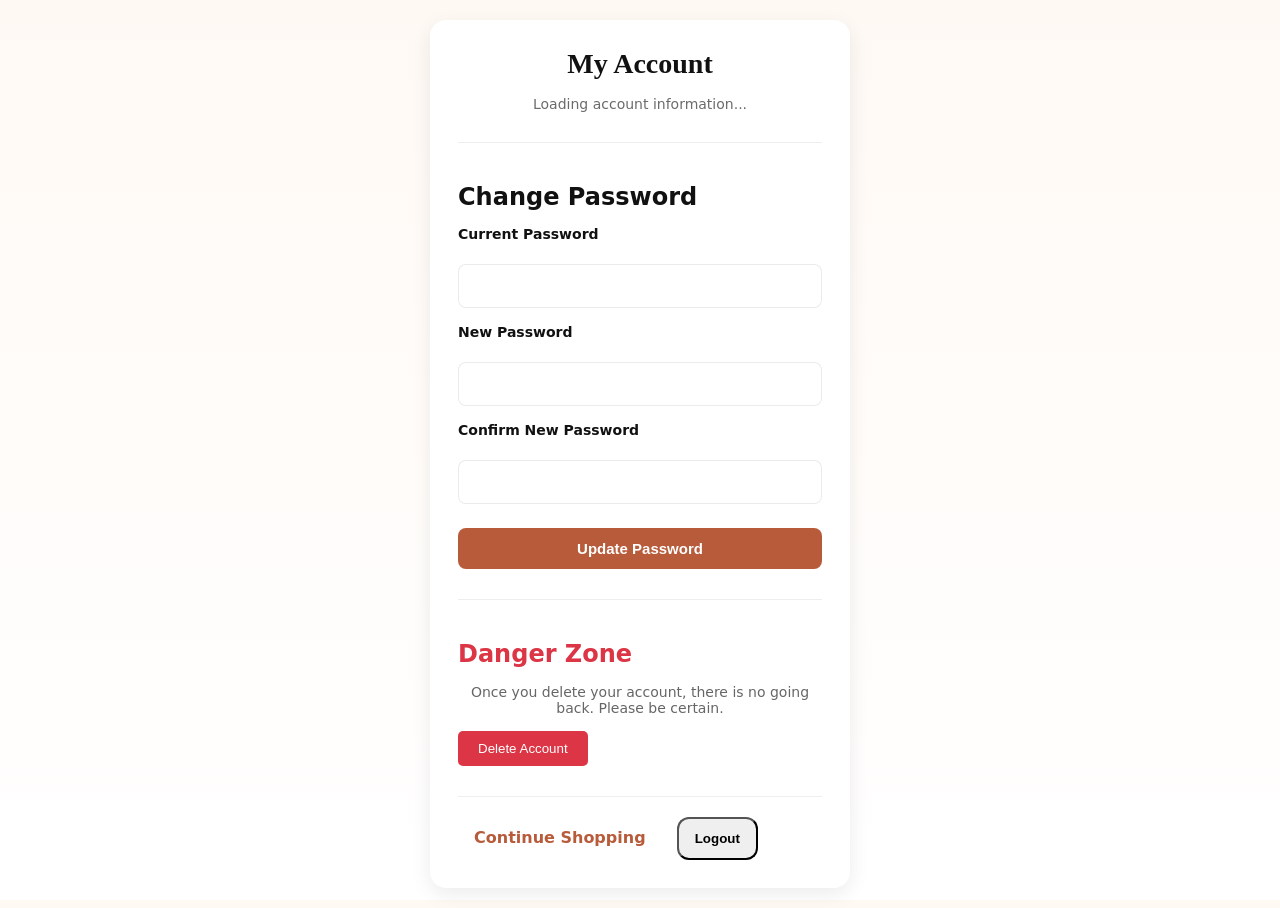
<file: account.html>
<!doctype html>
<html lang="en">
<head>
  <meta charset="utf-8">
  <meta name="viewport" content="width=device-width,initial-scale=1">
  <title>My Account — Ecommerce</title>
  <link rel="stylesheet" href="css/main.css">
  <link rel="stylesheet" href="css/auth.css">
</head>
<body>
  <main>
    <div class="auth-container">
      <h1>My Account</h1>
      <div id="account-details">
        <p>Loading account information...</p>
      </div>

      <!-- Change Password Section -->
      <div id="change-password-section" style="margin-top: 30px; padding-top: 20px; border-top: 1px solid #eee;">
        <h2 style="margin-bottom: 15px;">Change Password</h2>
        <form id="change-password-form">
          <label for="current-password">Current Password</label>
          <input id="current-password" name="current_password" type="password" required>

          <label for="new-password">New Password</label>
          <input id="new-password" name="new_password" type="password" required minlength="6">

          <label for="confirm-password">Confirm New Password</label>
          <input id="confirm-password" name="confirm_password" type="password" required minlength="6">

          <button type="submit">Update Password</button>
        </form>
        <div id="password-msg" class="hidden"></div>
      </div>

      <!-- Delete Account Section -->
      <div id="delete-account-section" style="margin-top: 30px; padding-top: 20px; border-top: 1px solid #eee;">
        <h2 style="margin-bottom: 15px; color: #dc3545;">Danger Zone</h2>
        <p style="color: #666; margin-bottom: 15px;">Once you delete your account, there is no going back. Please be certain.</p>
        <button id="delete-account-btn" style="background: #dc3545; color: white; border: none; padding: 10px 20px; border-radius: 5px; cursor: pointer;">Delete Account</button>
        <div id="delete-msg" class="hidden"></div>
      </div>

      <div id="account-actions" style="margin-top: 30px; padding-top: 20px; border-top: 1px solid #eee;">
        <a href="index.html" class="btn" style="margin-right: 10px;">Continue Shopping</a>
        <button id="logout-btn" class="btn">Logout</button>
      </div>
    </div>
  </main>
  <script src="js/account.js"></script>
</body>
</html>
</file>
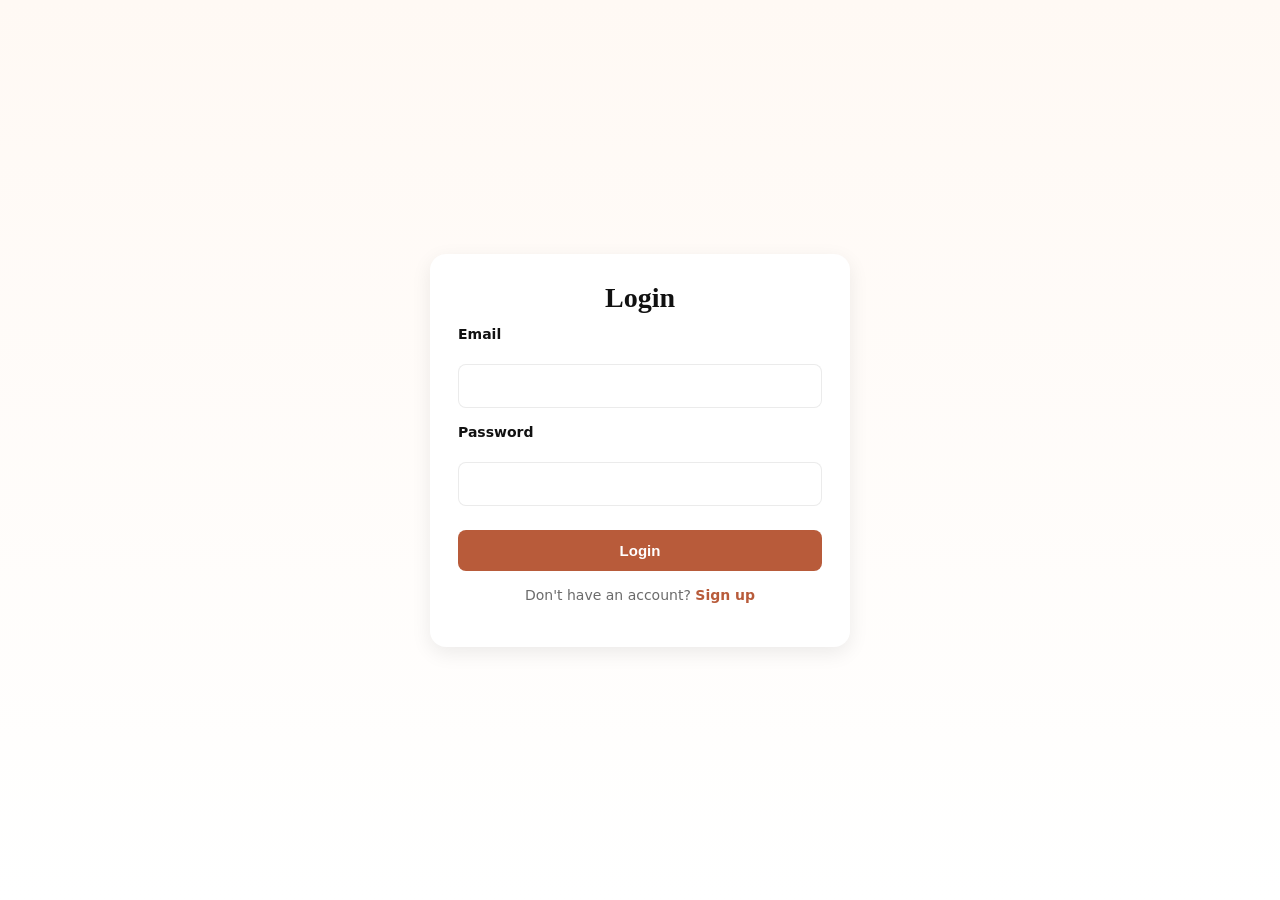
<file: admin.html>
<!doctype html>
<html lang="en">
<head>
  <meta charset="utf-8" />
  <meta name="viewport" content="width=device-width, initial-scale=1" />
  <title>Admin Dashboard — Francesca de Luis</title>
  <link rel="stylesheet" href="css/main.css">
</head>
<body>
  <div class="wrap">
    <header>
      <div class="brand"><div class="logo">FD</div><div><div style="font-weight:700">Francesca De Luis Store</div></div></div>
      <nav>
        <a href="index.html">Home</a>
        <a href="#" id="logout-link">Logout</a>
      </nav>
    </header>

    <section class="section">
      <h2>Admin Dashboard - Orders</h2>
      <div id="admin-content">
        <p>Loading...</p>
      </div>
    </section>
  </div>

  <script src="js/admin.js"></script>
  <script src="js/account.js"></script>
</body>
</html>
</file>
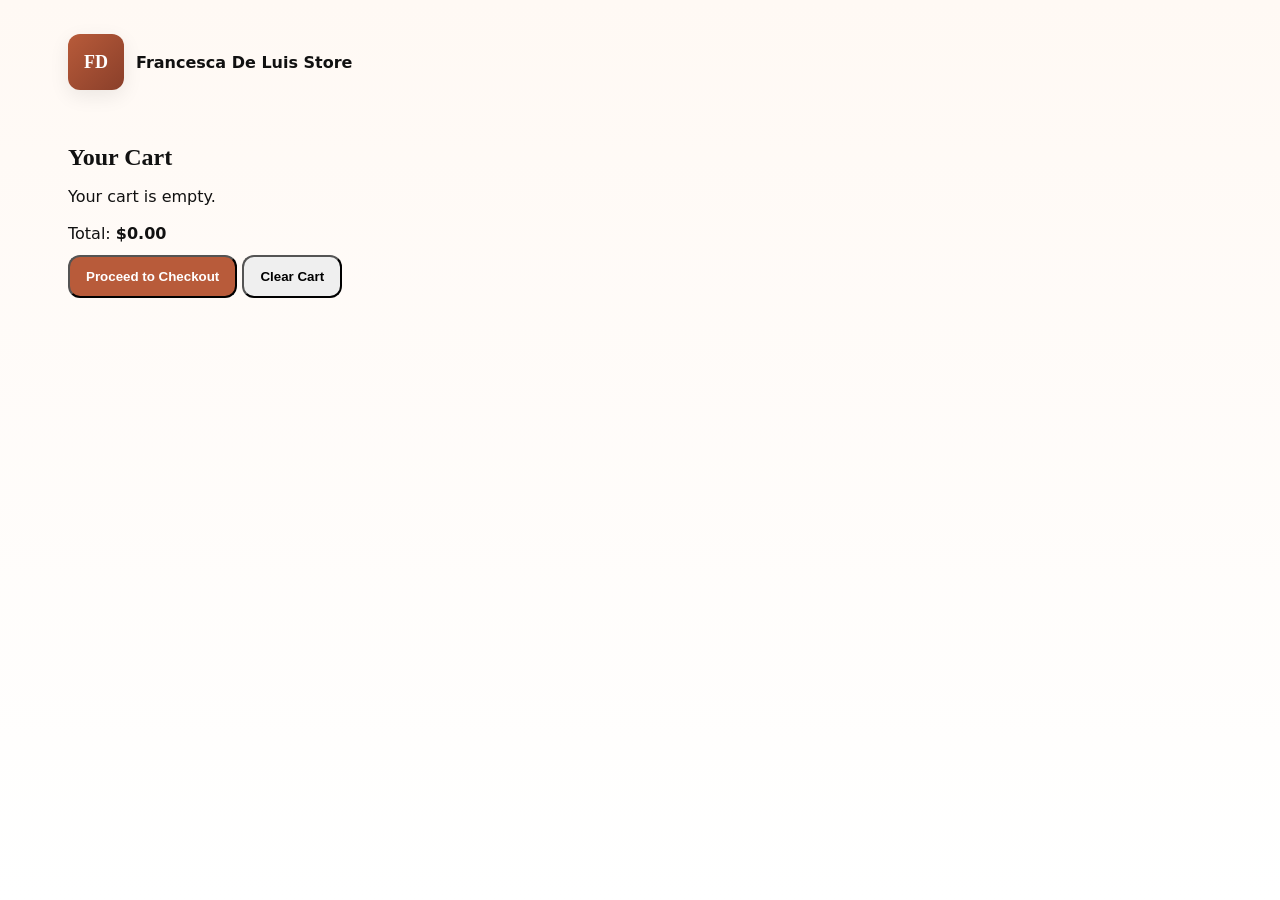
<file: cart.html>
<!doctype html>
<html lang="en">
<head>
  <meta charset="utf-8" />
  <meta name="viewport" content="width=device-width, initial-scale=1" />
  <title>Cart — Francesca de Luis</title>
  <link rel="stylesheet" href="css/main.css">
  <link rel="preconnect" href="https://fonts.googleapis.com">
</head>
<body>
  <div class="wrap">
    <header>
      <div class="brand"><div class="logo">FD</div><div><div style="font-weight:700">Francesca De Luis Store</div></div></div>
    </header>

    <section class="section">
      <h2>Your Cart</h2>
      <div id="cart-content">
        <div id="cart-items"></div>
        <div id="cart-summary" style="margin-top:18px">
          <div>Total: <strong id="cart-total">$0.00</strong></div>
          <div style="margin-top:12px">
            <button id="cart-checkout" class="btn btn-primary">Proceed to Checkout</button>
            <button id="cart-clear" class="btn">Clear Cart</button>
          </div>
        </div>
      </div>
    </section>
  </div>

  <script src="js/products.js"></script>
  <script src="js/cart-page.js"></script>
  <script src="js/account.js"></script>
</body>
</html>
</file>
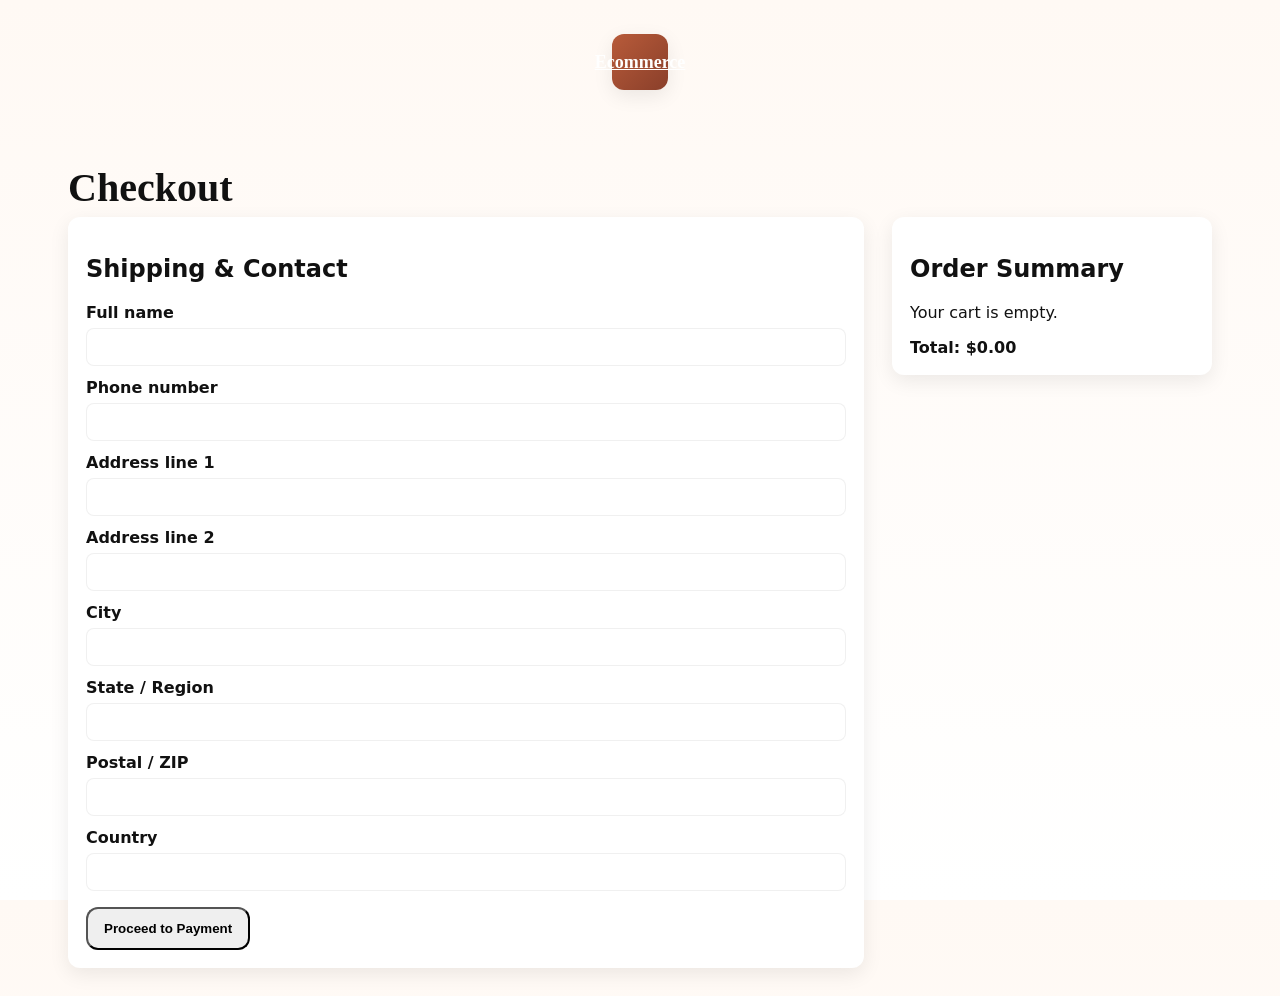
<file: checkout.html>
<!doctype html>
<html lang="en">
<head>
  <meta charset="utf-8">
  <meta name="viewport" content="width=device-width,initial-scale=1">
  <title>Checkout — Ecommerce</title>
  <link rel="stylesheet" href="css/main.css">
</head>
<body>
  <header>
    <div class="container">
      <a href="index.html" class="logo">Ecommerce</a>
    </div>
  </header>

  <main class="container">
    <h1>Checkout</h1>
    <div class="checkout-grid">
      <section class="checkout-form">
        <h2>Shipping & Contact</h2>
        <form id="checkout-form">
          <label for="fullname">Full name</label>
          <input id="fullname" name="fullname" type="text" required>

          <label for="phone">Phone number</label>
          <input id="phone" name="phone" type="tel" required>

          <label for="address1">Address line 1</label>
          <input id="address1" name="address1" type="text" required>

          <label for="address2">Address line 2</label>
          <input id="address2" name="address2" type="text">

          <label for="city">City</label>
          <input id="city" name="city" type="text" required>

          <label for="state">State / Region</label>
          <input id="state" name="state" type="text" required>

          <label for="zip">Postal / ZIP</label>
          <input id="zip" name="zip" type="text" required>

          <label for="country">Country</label>
          <input id="country" name="country" type="text" required>

          <button id="place-order" class="btn" type="submit">Proceed to Payment</button>
        </form>
      </section>

      <aside class="checkout-summary">
        <h2>Order Summary</h2>
        <div id="summary-items"></div>
        <div class="summary-total">Total: <span id="summary-total">$0.00</span></div>
      </aside>
    </div>

    <div id="checkout-result" class="hidden"></div>
  </main>

  <script src="js/products.js"></script>
  <script src="js/checkout.js"></script>
  <script src="js/account.js"></script>
</body>
</html>
</file>
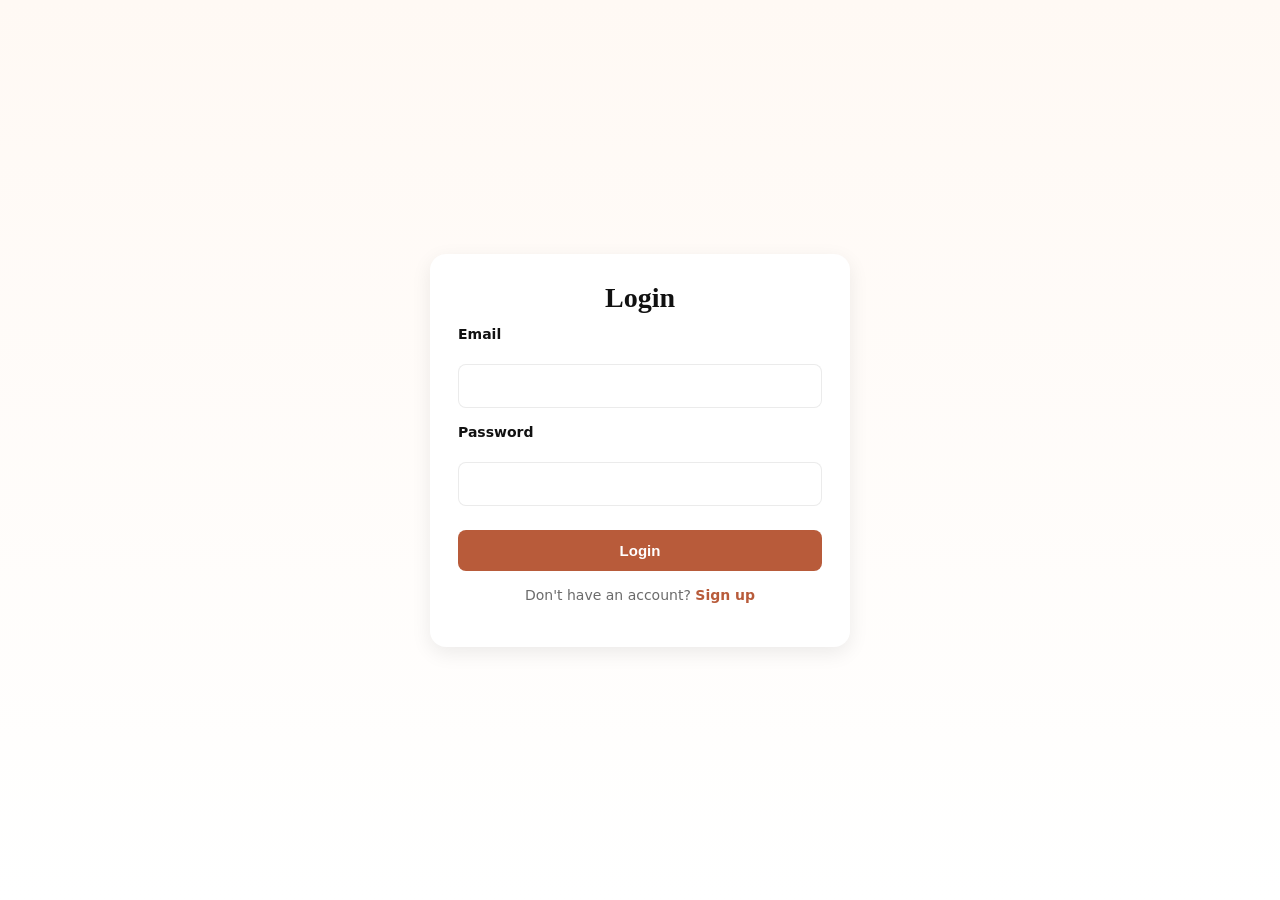
<file: login.html>
<!doctype html>
<html lang="en">
<head>
  <meta charset="utf-8">
  <meta name="viewport" content="width=device-width,initial-scale=1">
  <title>Login — Ecommerce</title>
  <link rel="stylesheet" href="css/main.css">
  <link rel="stylesheet" href="css/auth.css">
</head>
<body>
  <main>
    <div class="auth-container">
      <h1>Login</h1>
      <form id="login-form">
        <label for="email">Email</label>
        <input id="email" name="email" type="email" required>
        <label for="password">Password</label>
        <input id="password" name="password" type="password" required>
        <button type="submit">Login</button>
      </form>
      <p>Don't have an account? <a href="signup.html">Sign up</a></p>
      <div id="login-msg" class="hidden"></div>
    </div>
  </main>
  <script src="js/auth.js"></script>
</body>
</html>
</file>
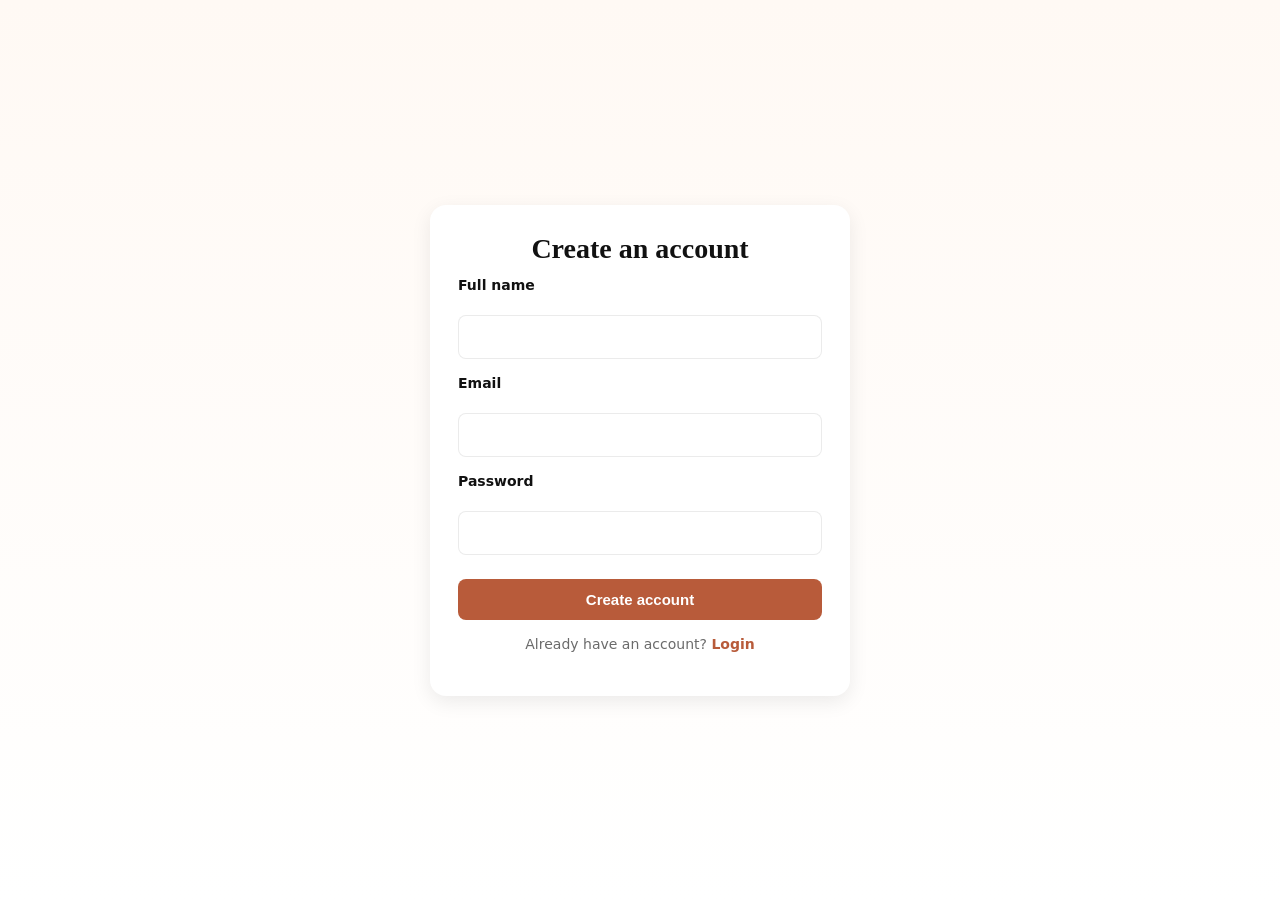
<file: signup.html>
<!doctype html>
<html lang="en">
<head>
  <meta charset="utf-8">
  <meta name="viewport" content="width=device-width,initial-scale=1">
  <title>Sign Up — Ecommerce</title>
  <link rel="stylesheet" href="css/main.css">
  <link rel="stylesheet" href="css/auth.css">
</head>
<body>
  <main>
    <div class="auth-container">
      <h1>Create an account</h1>
      <form id="signup-form">
        <label for="name">Full name</label>
        <input id="name" name="name" type="text">
        <label for="email">Email</label>
        <input id="email" name="email" type="email" required>
        <label for="password">Password</label>
        <input id="password" name="password" type="password" required>
        <button type="submit">Create account</button>
      </form>
      <p>Already have an account? <a href="login.html">Login</a></p>
      <div id="signup-msg" class="hidden"></div>
    </div>
  </main>
  <script src="js/auth.js"></script>
</body>
</html>
</file>
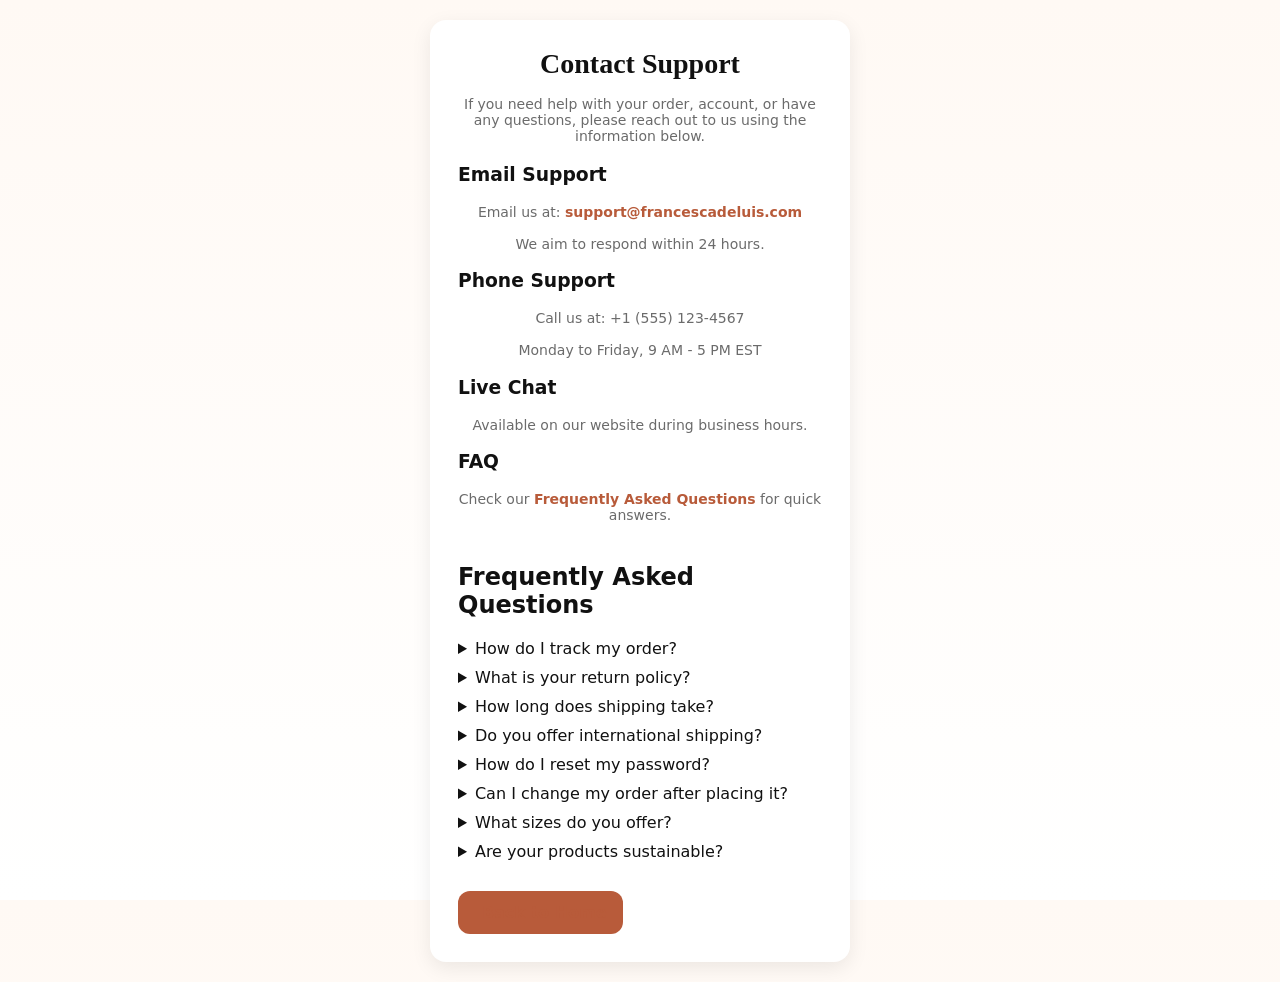
<file: support.html>
<!doctype html>
<html lang="en">
<head>
  <meta charset="utf-8">
  <meta name="viewport" content="width=device-width,initial-scale=1">
  <title>Support — Francesca de Luis</title>
  <link rel="stylesheet" href="css/main.css">
  <link rel="stylesheet" href="css/auth.css">
</head>
<body>
  <main>
    <div class="auth-container">
      <h1>Contact Support</h1>
      <p>If you need help with your order, account, or have any questions, please reach out to us using the information below.</p>
      <div style="text-align: left; margin-top: 20px;">
        <h3>Email Support</h3>
        <p>Email us at: <a href="mailto:support@francescadeluis.com">support@francescadeluis.com</a></p>
        <p>We aim to respond within 24 hours.</p>

        <h3>Phone Support</h3>
        <p>Call us at: +1 (555) 123-4567</p>
        <p>Monday to Friday, 9 AM - 5 PM EST</p>

        <h3>Live Chat</h3>
        <p>Available on our website during business hours.</p>

        <h3>FAQ</h3>
        <p>Check our <a href="#faq">Frequently Asked Questions</a> for quick answers.</p>
      </div>

      <div id="faq" style="text-align: left; margin-top: 40px;">
        <h2>Frequently Asked Questions</h2>
        <details style="margin-bottom: 10px;">
          <summary>How do I track my order?</summary>
          <p>Once your order ships, you'll receive a tracking number via email. You can also log in to your account and view your order status.</p>
        </details>
        <details style="margin-bottom: 10px;">
          <summary>What is your return policy?</summary>
          <p>We accept returns within 30 days of delivery for unused items in original packaging. Please contact us to initiate a return.</p>
        </details>
        <details style="margin-bottom: 10px;">
          <summary>How long does shipping take?</summary>
          <p>Standard shipping takes 5-7 business days. Express options are available at checkout.</p>
        </details>
        <details style="margin-bottom: 10px;">
          <summary>Do you offer international shipping?</summary>
          <p>Yes, we ship to select international destinations. Additional fees and customs duties may apply.</p>
        </details>
        <details style="margin-bottom: 10px;">
          <summary>How do I reset my password?</summary>
          <p>Go to the login page and click "Forgot Password" to receive a reset link via email.</p>
        </details>
        <details style="margin-bottom: 10px;">
          <summary>Can I change my order after placing it?</summary>
          <p>Orders can be modified within 1 hour of placement. Contact us immediately if needed.</p>
        </details>
        <details style="margin-bottom: 10px;">
          <summary>What sizes do you offer?</summary>
          <p>We offer sizes XS to XXL. Check the product page for specific measurements.</p>
        </details>
        <details style="margin-bottom: 10px;">
          <summary>Are your products sustainable?</summary>
          <p>We strive for sustainability by using eco-friendly materials where possible. Check product descriptions for details.</p>
        </details>
      </div>

      <a href="index.html" class="btn btn-primary" style="margin-top: 20px; display: inline-flex; align-items: center; gap: 8px;">
        <i class="fas fa-home"></i>
        Back to Home
      </a>
    </div>
  </main>
  <script src="js/script.js"></script>
</body>
</html>
</file>
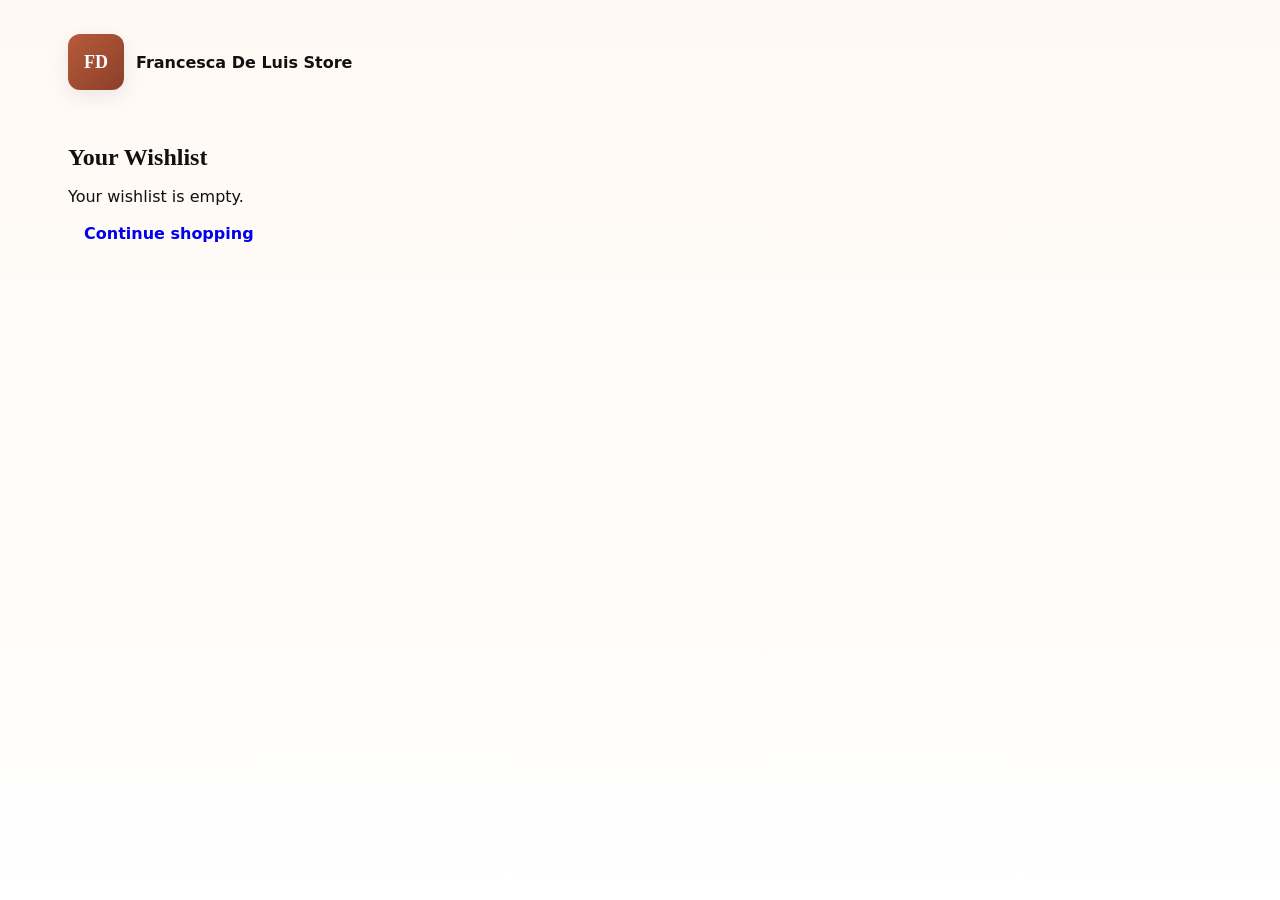
<file: wishlist.html>
<!doctype html>
<html lang="en">
<head>
  <meta charset="utf-8" />
  <meta name="viewport" content="width=device-width, initial-scale=1" />
  <title>Wishlist — Francesca de Luis</title>
  <link rel="stylesheet" href="css/main.css">
</head>
<body>
  <div class="wrap">
    <header>
      <div class="brand"><div class="logo">FD</div><div><div style="font-weight:700">Francesca De Luis Store</div></div></div>
    </header>

    <section class="section">
      <h2>Your Wishlist</h2>
      <div id="wishlist-container">
        <div id="wishlist-items"></div>
        <div style="margin-top:18px">
          <a href="index.html" class="btn">Continue shopping</a>
        </div>
      </div>
    </section>
  </div>

  <script src="js/products.js"></script>
  <script src="js/wishlist.js"></script>
  <script src="js/account.js"></script>
</body>
</html>
</file>
<file: css/main.css>
:root{
      --bg:#fff9f4; --card:#ffffff; --muted:#6b6b6b; --accent:#b85b3a; --accent-2:#f2d7cb; --glass: rgba(255,255,255,0.6);
      --radius:14px; --shadow: 0 6px 20px rgba(10,10,10,0.08);
      --max-width:1200px; --gap:20px;
      --ff-title:'Playfair Display', serif; --ff-body:'Inter',system-ui,Segoe UI,Roboto,Helvetica,Arial;
    }
    *{box-sizing:border-box}
    html,body{height:100%}
    body{font-family:var(--ff-body);margin:0;background:linear-gradient(180deg,var(--bg),#fff);color:#111}
    .wrap{max-width:var(--max-width);margin:0 auto;padding:28px}
    /* Alias for pages that use .container */
    .container{max-width:var(--max-width);margin:0 auto;padding:28px}
    header{display:flex;align-items:center;justify-content:space-between;gap:16px;padding:6px 0}
    .brand{display:flex;align-items:center;gap:12px}
    .logo{width:56px;height:56px;border-radius:12px;background:linear-gradient(135deg,var(--accent),#8a3f2a);display:flex;align-items:center;justify-content:center;color:#fff;font-family:var(--ff-title);font-weight:700;font-size:18px;box-shadow:var(--shadow)}
    nav{display:flex;gap:18px;align-items:center}
    nav a{color:#111;text-decoration:none;font-weight:600}
    .cta{padding:10px 14px;border-radius:12px;background:var(--accent);color:#fff;text-decoration:none;font-weight:700}

    /* HERO */
    .hero{display:grid;grid-template-columns:1fr 420px;gap:28px;align-items:center;margin-top:28px}
    .hero-left{padding:28px;border-radius:20px;background:linear-gradient(180deg,var(--card),var(--accent-2));box-shadow:var(--shadow)}
    .eyebrow{font-weight:600;color:var(--muted);letter-spacing:1px}
    h1{font-family:var(--ff-title);font-size:40px;margin:12px 0 6px}
    p.lead{color:var(--muted);line-height:1.6}
    .actions{margin-top:18px;display:flex;gap:12px}
    .btn{padding:12px 16px;border-radius:12px;text-decoration:none;font-weight:700}
    .btn-primary{background:var(--accent);color:#fff}
    .btn-ghost{background:transparent;border:2px solid rgba(0,0,0,0.06)}
    .hero-right{position:relative;border-radius:20px;overflow:hidden}
    .hero-image{width:100%;height:420px;object-fit:cover;display:block}

    /* Collections */
    .section{margin:48px 0}
    .section h2{font-family:var(--ff-title);margin:0 0 12px}
    .grid{display:grid;grid-template-columns:repeat(auto-fit,minmax(220px,1fr));gap:var(--gap)}
    .card{background:var(--card);border-radius:16px;padding:14px;box-shadow:var(--shadow);display:flex;flex-direction:column}
    .card img{width:100%;height:260px;object-fit:cover;border-radius:12px}
    .product-meta{display:flex;justify-content:space-between;align-items:center;margin-top:10px}
    .price{font-weight:700}

    /* hero collection highlight */
    .featured{display:grid;grid-template-columns:1fr 1fr;gap:14px}
    .featured .tile{border-radius:14px;overflow:hidden;height:220px;display:flex;align-items:flex-end;padding:16px;color:#fff}
    .tile .txt{background:linear-gradient(0deg,rgba(0,0,0,0.5),transparent);padding:6px;border-radius:8px}

    /* footer */
    footer{padding:28px 0;color:var(--muted);border-top:1px solid rgba(0,0,0,0.04);margin-top:28px}

    /* Mobile */
    @media (max-width:900px){
      .hero{grid-template-columns:1fr;}
      .hero-right{order:-1}
      .hero-image{height:320px}
    }

    /* small utilities */
    .badge{background:var(--accent);color:#fff;padding:6px 8px;border-radius:10px;font-weight:700}
    .nav-toggle{display:none}
    @media (max-width:720px){nav{display:none}.nav-toggle{display:block}}

 /* quick modal */
    .modal{position:fixed;left:0;top:0;right:0;bottom:0;background:rgba(0,0,0,0.5);display:none;align-items:center;justify-content:center;padding:20px}
    .modal .modal-card{width:100%;max-width:920px;background:#fff;border-radius:12px;overflow:hidden;display:flex;gap:0}
    .modal .modal-card img{width:50%;height:100%;object-fit:cover}
    .modal .info{padding:20px}
    .close{background:#eee;border-radius:8px;padding:8px;cursor:pointer}

    /* FIXED GLOBAL MODAL — FLOATS ABOVE EVERYTHING */
.modal {
  position: fixed;
  top: 0;
  left: 0;
  width: 100%;
  height: 100%;
  background: rgba(0,0,0,0.65);
  display: flex;
  justify-content: center;
  align-items: center;
  z-index: 999999; /* QUEEN ENERGY */
  padding: 20px;
  visibility: hidden;
  opacity: 0;
  transition: 0.3s ease;
}

/* When active */
.modal.show {
  visibility: visible;
  opacity: 1;
}

/* MODAL CARD */
.modal-card {
  background: #fff;
  width: 95%;
  max-width: 500px;
  border-radius: 18px;
  overflow: hidden;
  padding: 20px;
  animation: slideUp 0.35s ease;
  box-shadow: 0 10px 40px rgba(0,0,0,0.25);
  position: relative;
}

@keyframes slideUp {
  from { transform: translateY(40px); opacity: 0; }
  to { transform: translateY(0); opacity: 1; }
}

/* CLOSE BUTTON */
.close {
  cursor: pointer;
  font-size: 26px;
  color: #333;
  transition: 0.2s;
}

.close:hover {
  color: var(--accent, #000);
}

/* Modal image */
#modal-img {
  width: 100%;
  border-radius: 12px;
  margin-bottom: 15px;
}


    /* Product Categories */
.cat-grid{
  display:grid;
  grid-template-columns:repeat(auto-fit,minmax(150px,1fr));
  gap:28px;
  margin-top:24px;
}

.cat-card{
  background:var(--card);
  border-radius:16px;
  padding:18px;
  text-align:center;
  box-shadow:var(--shadow);
}

.cat-card img{
  width:120px;
  height:120px;
  object-fit:cover;
  border-radius:50%;
  margin-bottom:12px;
  box-shadow:0 4px 12px rgba(0,0,0,0.12);
}

.cat-title{
  font-weight:700;
  font-family:var(--ff-body);
  font-size:16px;
}

/* PRODUCT CATEGORIES */
#categories {
  text-align: center;
  margin-bottom: 60px;
}

.cat-grid {
  display: grid;
  grid-template-columns: repeat(6, 1fr);
  gap: 30px;
  justify-items: center;
  padding: 20px 0;
}

.cat-card {
  cursor: pointer;
  text-align: center;
  transition: transform 0.3s ease;
}

.cat-card img {
  width: 120px;
  height: 120px;
  object-fit: cover;
  border-radius: 50%;
  transition: transform 0.3s ease;
}

.cat-card:hover img {
  transform: scale(1.12);
}

.cat-title {
  margin-top: 10px;
  font-size: 0.9rem;
  font-weight: 600;
}
/* SUBSCRIBE SECTION */
#subscribe {
  text-align: center;
  padding: 60px 20px;
  background: #f7f7f7; 
  margin-top: 40px;
}

.big-offer {
  font-size: 2rem;
  font-weight: 800;
  margin-bottom: 15px;
  text-transform: uppercase;
}

.sub-text {
  font-size: 1.1rem;
  margin-bottom: 25px;
  color: #444;
}

.subscribe-form {
  display: flex;
  justify-content: center;
  align-items: center;
  max-width: 500px;
  margin: 0 auto;
  gap: 10px;
}

.subscribe-form input {
  flex: 1;
  padding: 12px 15px;
  border: 2px solid #ccc;
  border-radius: 6px;
  font-size: 1rem;
}

.subscribe-form button {
  padding: 12px 25px;
  background-color: black;
  color: white;
  border: none;
  border-radius: 6px;
  font-weight: 600;
  cursor: pointer;
  transition: 0.3s ease;
}

.subscribe-form button:hover {
  background-color: #333;
}
/* FOOTER LINK COLUMNS */
#footer-links {
  padding: 40px 20px;
  margin-top: 30px;
}

.footer-columns {
  display: grid;
  grid-template-columns: repeat(2, 1fr);
  gap: 40px;
  max-width: 700px;
  margin: 0 auto;
}

.footer-col h3 {
  font-size: 1.2rem;
  font-weight: 800;
  margin-bottom: 15px;
  color: #000; /* clean bold look */
}

.footer-col p {
  font-size: 1rem;
  margin: 6px 0;
  color: #444; /* soft luxe grey */
  cursor: pointer;
  transition: 0.2s ease;
}

.footer-col p:hover {
  color: #000;
  transform: translateX(4px);
}
/* Responsive Footer Columns */
@media (max-width: 600px) {
  .footer-columns {
    grid-template-columns: 1fr;
    text-align: center;
  }
}
.actions .btn-primary:hover {
  background: linear-gradient(135deg, var(--accent), #8a3f2a);
  transform: scale(1.05);
  transition: 0.3s ease;
}

.actions .btn-ghost:hover {
  background-color: var(--accent-2);
  transform: scale(1.05);
  transition: 0.3s ease;
}
.hero-image {
  transition: transform 0.5s ease;
}

.hero-right:hover .hero-image {
  transform: scale(1.05);
}
/* Animated Hero Text */
@keyframes fadeInUp {
  0% {
    opacity: 0;
    transform: translateY(20px);
  }
  100% {
    opacity: 1;
    transform: translateY(0);
  }
}
#hero-text {
  display: inline-block;
  animation: fadeInUp 1s ease forwards;
}
/* Smooth scroll behavior */
html {
  scroll-behavior: smooth;
}
/* Modal open state */
.modal.open {
  display: flex;
} 
/* Close button hover effect */
.close:hover {  
  background: #ddd;
  transition: 0.2s ease;
}

/* Improved modal layout: center, constrain size, responsive */
.modal {
  position: fixed;
  top: 0;
  left: 0;
  width: 100%;
  height: 100%;
  display: flex;
  justify-content: center;
  align-items: center;
  z-index: 99999;
  padding: 20px;
  background: rgba(0,0,0,0.6);
  visibility: hidden;
  opacity: 0;
  transition: opacity 0.25s ease, visibility 0.25s ease;
}

.modal.show {
  visibility: visible;
  opacity: 1;
}

.modal-card {
  width: 100%;
  max-width: 760px;
  max-height: 80vh;
  background: #fff;
  border-radius: 14px;
  overflow: hidden;
  display: flex;
  gap: 20px;
  box-shadow: 0 10px 40px rgba(0,0,0,0.25);
}

.modal-card img,
#modal-img {
  width: 30%;
  height: auto;
  object-fit: cover;
  display: block;
  max-height: 76vh;
}

.modal-card .info {
  width: 58%;
  padding: 18px;
  overflow: auto;
}

/* Cart badge in header */
.cart-badge {
  display: inline-block;
  min-width: 20px;
  height: 20px;
  line-height: 20px;
  font-size: 12px;
  text-align: center;
  border-radius: 999px;
  background: var(--accent);
  color: #fff;
  padding: 0 6px;
  margin-left: 8px;
  font-weight:700;
}

/* Mini cart drawer */
.mini-cart {
  position: fixed !important;
  top: 0 !important;
  right: 0 !important;
  height: 100vh !important;
  width: 360px;
  max-width: 92%;
  transform: translateX(110%);
  transition: transform 0.28s ease;
  z-index: 1000000;
  display: flex;
  align-items: center;
  justify-content: flex-end;
  pointer-events: none;
}
.mini-cart.open { transform: translateX(0); pointer-events: auto; }
.mini-cart-card {
  width: 100%;
  height: 100%;
  background: #fff;
  box-shadow: -8px 0 30px rgba(0,0,0,0.12);
  padding: 18px;
  display:flex;
  flex-direction:column;
}
.mini-cart-header{display:flex;justify-content:space-between;align-items:center;margin-bottom:12px}
.mini-cart-items{flex:1;overflow:auto;padding-right:6px}
.mini-cart-item{display:flex;gap:12px;align-items:center;padding:10px 0;border-bottom:1px solid rgba(0,0,0,0.04)}
.mini-cart-item img{width:64px;height:64px;object-fit:cover;border-radius:8px}
.mini-cart-item .meta{flex:1}
.mini-cart-item .meta .title{font-weight:700}
.mini-cart-item .meta .meta-sub{color:var(--muted);font-size:13px}
.mini-cart-item .controls{display:flex;align-items:center;gap:8px}
.mini-cart-footer{border-top:1px solid rgba(0,0,0,0.04);padding-top:12px}


/* Size & Quantity controls inside modal */
.size-select {
  padding: 8px 10px;
  border-radius: 8px;
  border: 1px solid rgba(0,0,0,0.08);
  background: #fff;
  font-weight: 700;
}
.qty-control .qty-btn {
  width: 36px;
  height: 36px;
  padding: 0;
  display: inline-flex;
  align-items: center;
  justify-content: center;
  font-size: 18px;
  border-radius: 8px;
  border: 1px solid rgba(0,0,0,0.06);
  background: #fafafa;
  cursor: pointer;
}
.qty-display {
  min-width: 36px;
  text-align: center;
  font-weight: 700;
}

/* Wishlist heart in modal */
.modal-wishlist {
  font-size: 20px;
  transition: transform 0.14s ease, color 0.14s ease;
  color: inherit;
}
.modal-wishlist.active {
  color: #111; /* filled color */
  transform: scale(1.05);
}
.sr-only { position: absolute; width: 1px; height: 1px; padding: 0; margin: -1px; overflow: hidden; clip: rect(0,0,0,0); border: 0; }

/* utility hidden class used by some pages */
.hidden{display:none}

@media (max-width: 720px) {
  .modal-card { flex-direction: column; max-width: 96%; }
  .modal-card img, #modal-img { width: 100%; max-height: 40vh; }
  .modal-card .info { width: 100%; }
}





.blog-carousel {
  display: flex;
  gap: 20px;
  overflow-x: auto;
  scroll-behavior: smooth;
  padding-bottom: 10px;
}

.blog-carousel::-webkit-scrollbar {
  height: 8px;
}

.blog-carousel::-webkit-scrollbar-thumb {
  background-color: var(--accent);
  border-radius: 4px;
}

.blog-card {
  min-width: 260px;
  flex: 0 0 auto;
  background: var(--card);
  border-radius: 16px;
  padding: 14px;
  box-shadow: var(--shadow);
  transition: transform 0.3s ease, box-shadow 0.3s ease;
}

.blog-card:hover {
  transform: translateY(-6px);
  box-shadow: 0 10px 25px rgba(10,10,10,0.15);
}

.blog-card img {
  width: 100%;
  height: 180px;
  object-fit: cover;
  border-radius: 12px;
  margin-bottom: 10px;
}
.blog-card h3 {
  margin: 10px 0 6px;
  font-size: 18px;
}
.blog-card p {
  color: var(--muted);
  font-size: 14px;
  line-height: 1.4;
}


.blog-controls {
  display: flex;
  justify-content: space-between;
  margin-top: 10px;
}

.blog-controls button {
  background: var(--accent);
  border: none;
  color: #fff;
  font-size: 18px;
  padding: 8px 12px;
  border-radius: 8px;
  cursor: pointer;
  transition: 0.3s ease;
}

.blog-controls button:hover {
  background: #8a3f2a;
}


.footer-wrap {
  display: flex;
  justify-content: space-between;
  gap: 40px;
  flex-wrap: wrap;
  margin-bottom: 24px;
}

.footer-column h3 {
  font-weight: 700;
  font-size: 16px; /* same size for both headers */
  margin-bottom: 12px;
  color: #111;
}

.footer-column ul {
  list-style: none;
  padding: 0;
  margin: 0;
}

.footer-column ul li {
  margin-bottom: 8px;
}

.footer-column ul li a {
  text-decoration: none;
  color: var(--muted);
  font-weight: 500;
  transition: 0.3s ease;
}

.footer-column ul li a:hover {
  color: var(--accent);
}

.footer-bottom {
  display: flex;
  justify-content: space-between;
  flex-wrap: wrap;
  align-items: center;
  border-top: 1px solid rgba(0,0,0,0.04);
  padding-top: 20px;
  font-size: 14px;
  color: var(--muted);
}
html {
  scroll-behavior: smooth;
}
.btn, .btn-primary, .btn-ghost {
  transition: transform 0.2s ease, background 0.3s ease;
}

.btn:hover, .btn-primary:hover, .btn-ghost:hover {
  transform: scale(1.05);
}
.fade-up {
  opacity: 0;
  transform: translateY(20px);
  transition: opacity 0.6s ease-out, transform 0.6s ease-out;
}

.fade-up.visible {
  opacity: 1;
  transform: translateY(0);
}
/* Responsive Blog Carousel */
@media (max-width: 600px) {
  .blog-card {
    min-width: 200px;
  }
}
/* Responsive Footer */
@media (max-width: 600px) {
  .footer-wrap {
    flex-direction: column;
    gap: 24px;
  }
  .footer-bottom {
    flex-direction: column;
    gap: 12px;
    text-align: center;
  }
}
@media (max-width: 720px){
  .grid, .cat-grid, .blog-carousel {
    grid-template-columns: 1fr;
  }

  .cat-card img {
    width: 120px;
    height: 120px;
    margin: 0 auto;
  }

  .newsletter-form {
    flex-direction: column;
  }

  .newsletter-form input[type="email"], .newsletter-form button {
    width: 100%;
  }
}
@media (max-width: 720px){
  .footer-wrap {
    flex-direction: column;
    gap: 20px;
  }
  .footer-bottom {
    flex-direction: column;
    gap: 10px;
  }
}

/* Checkout page layout */
.checkout-grid{display:flex;gap:28px;align-items:flex-start}
.checkout-form{flex:1;background:var(--card);padding:18px;border-radius:12px;box-shadow:var(--shadow)}
.checkout-summary{width:320px;background:var(--card);padding:18px;border-radius:12px;box-shadow:var(--shadow)}
.checkout-form label{display:block;margin-top:12px;margin-bottom:6px;font-weight:600}
.checkout-form input, .checkout-form textarea, .checkout-form select{
  width:100%;padding:10px 12px;border:1px solid rgba(0,0,0,0.06);border-radius:8px;background:#fff;font-size:14px
}
.checkout-form button.btn{margin-top:16px}
.summary-item{display:flex;align-items:center;gap:12px;padding:10px 0;border-bottom:1px solid rgba(0,0,0,0.04)}
.summary-total{font-weight:800;margin-top:12px}

@media (max-width:900px){
  .checkout-grid{flex-direction:column}
  .checkout-summary{width:100%}
}

/* TOP ICON BAR */
.top-icons {
    display: flex;
    justify-content: flex-end;
    gap: 22px;
    width: 100%;
    margin-bottom: 15px;
}

.icon-link {
    text-decoration: none;
    color: #5c4338; /* rich brown to match theme */
    font-size: 14px;
    display: flex;
    flex-direction: column;
    align-items: center;
    transition: 0.2s ease-in-out;
}

.icon-link i {
    font-size: 20px;
    margin-bottom: 4px;
    transition: 0.2s ease-in-out;
}

.icon-link:hover i {
    transform: scale(1.15);
    color: #8A5A44;
}

.icon-link:hover span {
    color: #8A5A44;
}

.icon-link span {
    font-weight: 500;
    margin-top: -2px;
}

#hero-slider {
  width: 100%;
  position: relative;
  margin: 0 auto;
  overflow: hidden;
}

.slider-container {
  position: relative;
  max-height: 420px; /* Adjust height if you want it taller */
}

.slide {
  display: none;
  width: 100%;
}

.slide img {
  width: 100%;
  height: 420px;
  object-fit: cover;
  border-bottom: 3px solid #D6B8A3; /* Terracotta aesthetic */
}

/* Fade animation */
.fade {
  animation: fadeEffect 1.2s ease-in-out;
}

@keyframes fadeEffect {
  from { opacity: 0.4; }
  to { opacity: 1; }
}

/* DOTS */
.dots {
  text-align: center;
  margin-top: 12px;
}

.dot {
  height: 12px;
  width: 12px;
  margin: 0 6px;
  background-color: #C2A493;
  border-radius: 50%;
  display: inline-block;
  transition: background-color 0.3s ease;
}

.dot.active {
  background-color: #8A5A44;
}


/* SUPER DEALS SECTION */
#super-deals {
    background: linear-gradient(to right, #f6ece3, #e8d6c8);
    padding: 50px 20px;
    border-radius: 18px;
    margin: 40px 0;
    box-shadow: 0 8px 26px rgba(0, 0, 0, 0.08);
}

.deals-title {
    text-align: center;
    font-size: 34px;
    font-weight: 700;
    color: #8A5A44;
    margin-bottom: 30px;
    letter-spacing: 1px;
    text-transform: uppercase;
}

/* GRID */
.deals-grid {
    display: grid;
    grid-template-columns: repeat(auto-fit, minmax(220px, 1fr));
    gap: 26px;
}

/* DEAL CARD */
.deal-card {
    background: white;
    padding: 16px;
    border-radius: 14px;
    text-align: center;
    box-shadow: 0 4px 16px rgba(0,0,0,0.07);
    transition: 0.2s ease-in-out;
}

.deal-card:hover {
    transform: translateY(-6px);
    box-shadow: 0 8px 22px rgba(0,0,0,0.12);
}

.deal-card img {
    width: 100%;
    height: 240px;
    object-fit: cover;
    border-radius: 12px;
    margin-bottom: 10px;
}

/* PRICES */
.price-box {
    display: flex;
    justify-content: center;
    gap: 14px;
    margin-top: 8px;
}

.old-price {
    text-decoration: line-through;
    color: #9a7c68;
    font-size: 16px;
}

.new-price {
    color: #8A5A44;
    font-size: 20px;
    font-weight: 700;
}



#main-footer {
    background: #f5eee7;
    padding: 50px 25px;
    color: #4a3a32;
    font-family: 'Inter', sans-serif;
}

.footer-container {
    display: grid;
    grid-template-columns: repeat(auto-fit, minmax(220px, 1fr));
    gap: 40px;
    margin-bottom: 40px;
}

.footer-column h3 {
    font-size: 18px;
    font-weight: 700;
    margin-bottom: 15px;
    color: #8A5A44;
}

.footer-column ul {
    list-style: none;
    padding: 0;
}

.footer-column ul li {
    margin-bottom: 10px;
}

.footer-column ul li a {
    text-decoration: none;
    color: #4a3a32;
    transition: 0.2s;
}

.footer-column ul li a:hover {
    color: #8A5A44;
}

.social-icons i {
    font-size: 20px;
    margin-right: 14px;
    cursor: pointer;
    transition: 0.3s;
}

.social-icons i:hover {
    color: #8A5A44;
}

.app-icons img{
    height: 40px;
    margin-right: 10px;
}
.payments img{
    height: 36px;
    margin-right: 10px;
    

}

.newsletter-box {
    text-align: center;
    margin-bottom: 40px;
}

.newsletter-box input, 
.phone-box input,
.whatsapp-box input {
    width: 100%;
    max-width: 380px;
    padding: 12px;
    margin: 8px auto;
    border: 1px solid #c9b6a8;
    border-radius: 8px;
    display: block;
}

.phone-box, .whatsapp-box {
    display: flex;
    justify-content: center;
    gap: 8px;
}

.phone-box select, .whatsapp-box select {
    padding: 12px;
    border-radius: 8px;
    border: 1px solid #c9b6a8;
}

.payments img {
    width: 240px;
    display: block;
    margin: 0 auto;
}

.legal-links {
    text-align: center;
    margin-top: 20px;
}

.legal-links a {
    text-decoration: none;
    color: #4a3a32;
    margin: 0 8px;
}

.legal-links a:hover {
    color: #8A5A44;
}

copyright {
    text-align: center;
    margin-top: 20px;
}

.view-more-container {
  text-align: center;
  margin-top: 25px;
}

.view-more-btn {
  padding: 12px 28px;
  background: var(--accent, #000);
  color: #fff;
  border: none;
  border-radius: 30px;
  font-size: 16px;
  cursor: pointer;
  transition: 0.3s ease;
}

.view-more-btn:hover {
  background: #333;
}



#product-wrapper {
  position: relative;
  overflow: hidden;
  z-index: 1;
}

.card {
  position: relative;
  z-index: 2;
}




/* Dropdown container */
.menu-dropdown {
    position: relative;
}

/* hidden panel */
.dropdown-panel {
    position: absolute;
    top: 100%;
    left: 0;
    background: white;
    padding: 15px;
    border-radius: 12px;
    box-shadow: 0 10px 40px rgba(0,0,0,0.15);
    display: none;
    z-index: 999;
    min-width: 260px;
}

/* sub-items */
.drop-item {
    display: flex;
    align-items: center;
    gap: 10px;
    padding: 8px 4px;
    text-decoration: none;
    color: #333;
    border-radius: 8px;
}

.drop-item:hover {
    background: #f5f5f5;
}

/* round images */
.drop-item img {
    width: 48px;
    height: 48px;
    border-radius: 50%;
    object-fit: cover;
    border: 2px solid rgba(0,0,0,0.05);
}

/* Admin Dashboard */
.admin-table { width: 100%; border-collapse: collapse; margin-top: 20px; }
.admin-table th, .admin-table td { padding: 12px; text-align: left; border-bottom: 1px solid rgba(0,0,0,0.1); }
.admin-table th { background: var(--accent-2); font-weight: 700; }
.admin-table select { padding: 4px; border-radius: 4px; border: 1px solid #ccc; }
</file>
<file: css/auth.css>
/* Auth pages — login and signup styling */

body {
  font-family: var(--ff-body);
  background: linear-gradient(180deg, var(--bg), #fff);
  color: #111;
  margin: 0;
}

main {
  min-height: 100vh;
  display: flex;
  align-items: center;
  justify-content: center;
  padding: 20px;
}

.auth-container {
  width: 100%;
  max-width: 420px;
  background: var(--card);
  border-radius: 16px;
  padding: 28px;
  box-shadow: var(--shadow);
}

.auth-container h1 {
  font-family: var(--ff-title);
  font-size: 28px;
  margin: 0 0 12px;
  text-align: center;
}

.auth-container p {
  color: var(--muted);
  text-align: center;
  margin: 16px 0;
  font-size: 14px;
}

.auth-container a {
  color: var(--accent);
  text-decoration: none;
  font-weight: 700;
}

.auth-container a:hover {
  text-decoration: underline;
}

/* Form styles */
form {
  display: flex;
  flex-direction: column;
  gap: 16px;
}

label {
  display: block;
  font-weight: 600;
  margin-bottom: 6px;
  color: #111;
  font-size: 14px;
}

input[type="text"],
input[type="email"],
input[type="password"] {
  padding: 12px 14px;
  border: 1px solid rgba(0,0,0,0.08);
  border-radius: 8px;
  background: #fff;
  font-size: 15px;
  font-family: inherit;
  transition: border 0.2s ease, box-shadow 0.2s ease;
}

input[type="text"]:focus,
input[type="email"]:focus,
input[type="password"]:focus {
  outline: none;
  border-color: var(--accent);
  box-shadow: 0 0 0 3px rgba(184, 91, 58, 0.1);
}

input[type="text"]::placeholder,
input[type="email"]::placeholder,
input[type="password"]::placeholder {
  color: #aaa;
}

button[type="submit"] {
  padding: 12px 16px;
  border-radius: 8px;
  background: var(--accent);
  color: #fff;
  border: none;
  font-weight: 700;
  font-size: 15px;
  cursor: pointer;
  transition: background 0.3s ease, transform 0.2s ease;
  margin-top: 8px;
}

button[type="submit"]:hover {
  background: #8a3f2a;
  transform: scale(1.02);
}

button[type="submit"]:active {
  transform: scale(0.98);
}

/* Message display (success/error) */
#login-msg,
#signup-msg,
#password-msg,
#delete-msg {
  padding: 12px 14px;
  border-radius: 8px;
  margin-top: 12px;
  font-size: 14px;
  line-height: 1.4;
  background: #fef3cd;
  color: #856404;
  border: 1px solid rgba(133, 100, 4, 0.2);
  text-align: center;
}

#login-msg.error,
#signup-msg.error,
#password-msg.error,
#delete-msg.error {
  background: #f8d7da;
  color: #721c24;
  border-color: rgba(114, 28, 36, 0.2);
}

#login-msg.success,
#signup-msg.success,
#password-msg.success,
#delete-msg.success {
  background: #d4edda;
  color: #155724;
  border-color: rgba(21, 87, 36, 0.2);
  animation: successFadeIn 0.5s ease-in;
}

@keyframes successFadeIn {
  from {
    opacity: 0;
    transform: translateY(-10px);
  }
  to {
    opacity: 1;
    transform: translateY(0);
  }
}

/* Utility hidden class */
.hidden {
  display: none;
}

/* Responsive */
@media (max-width: 480px) {
  .auth-container {
    padding: 20px;
  }

  .auth-container h1 {
    font-size: 24px;
  }

  input[type="text"],
  input[type="email"],
  input[type="password"],
  button[type="submit"] {
    font-size: 16px; /* prevents zoom on iOS */
  }
}
</file>
